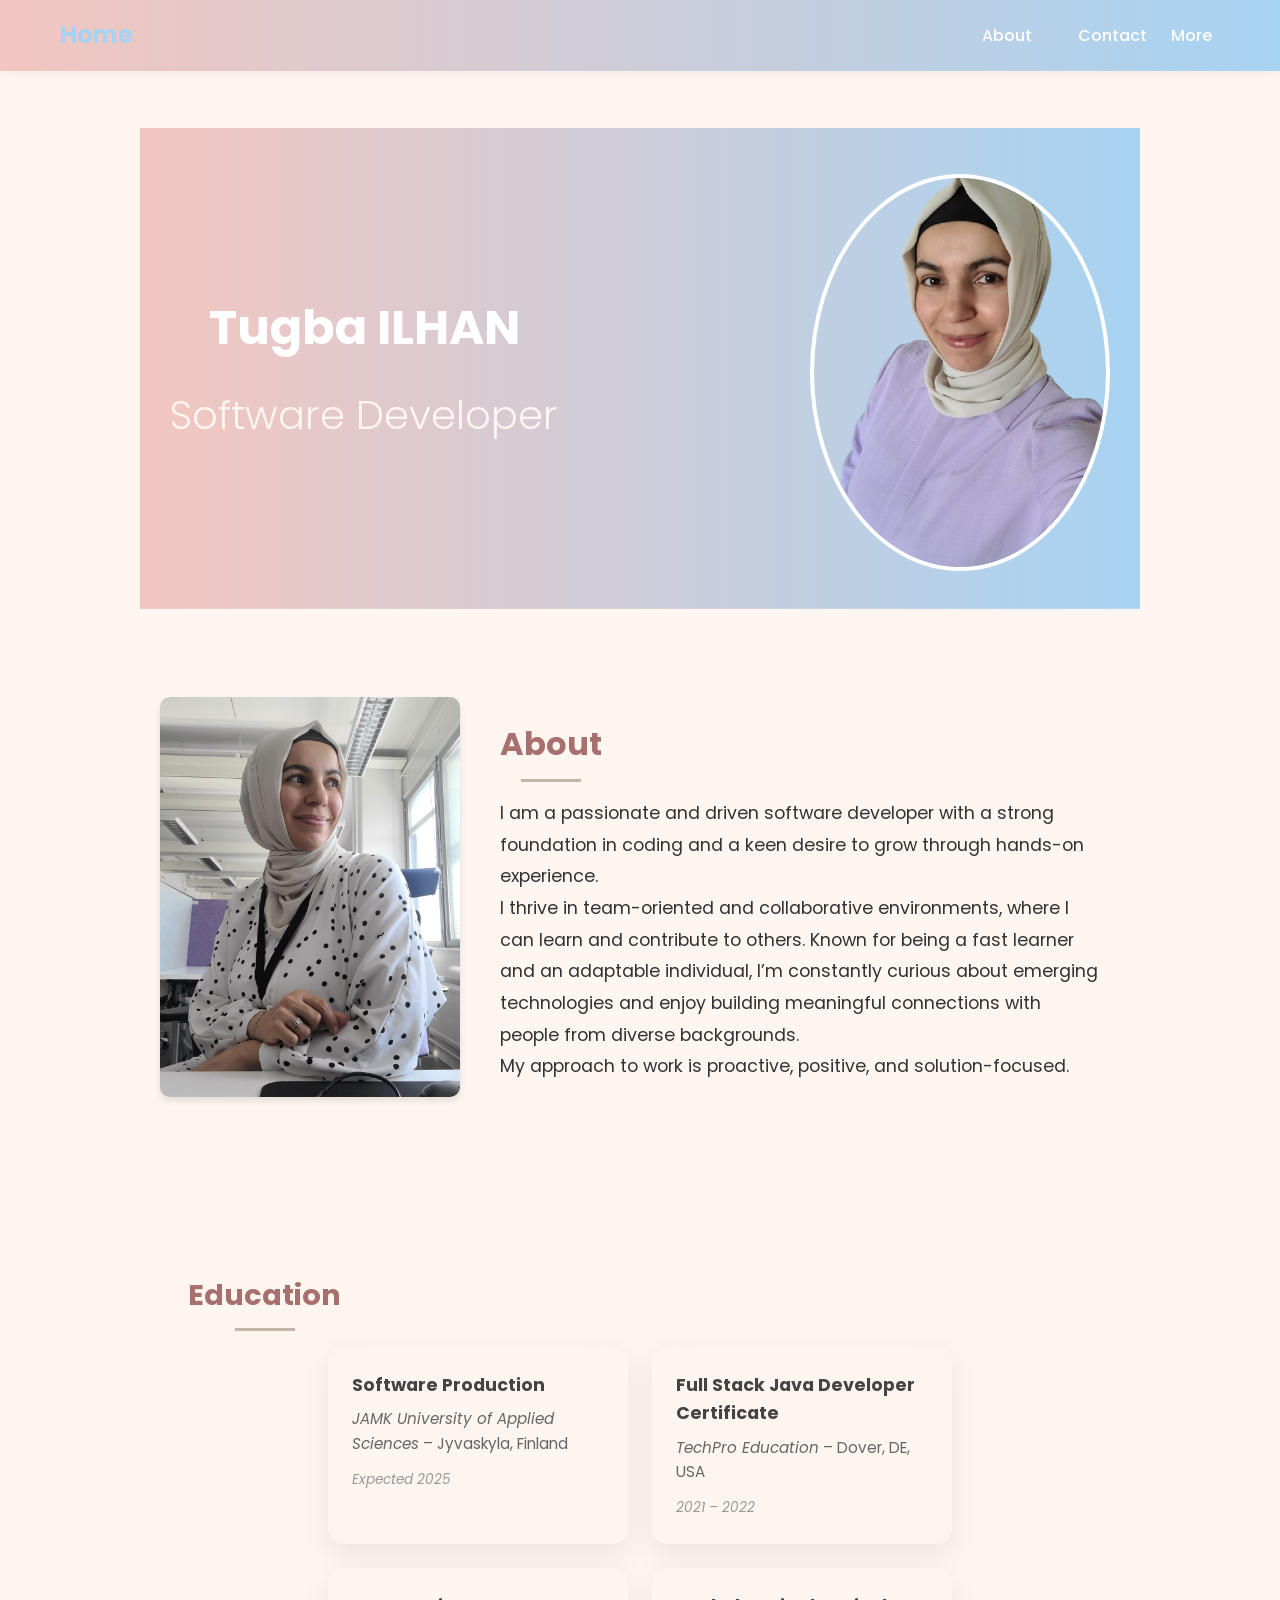
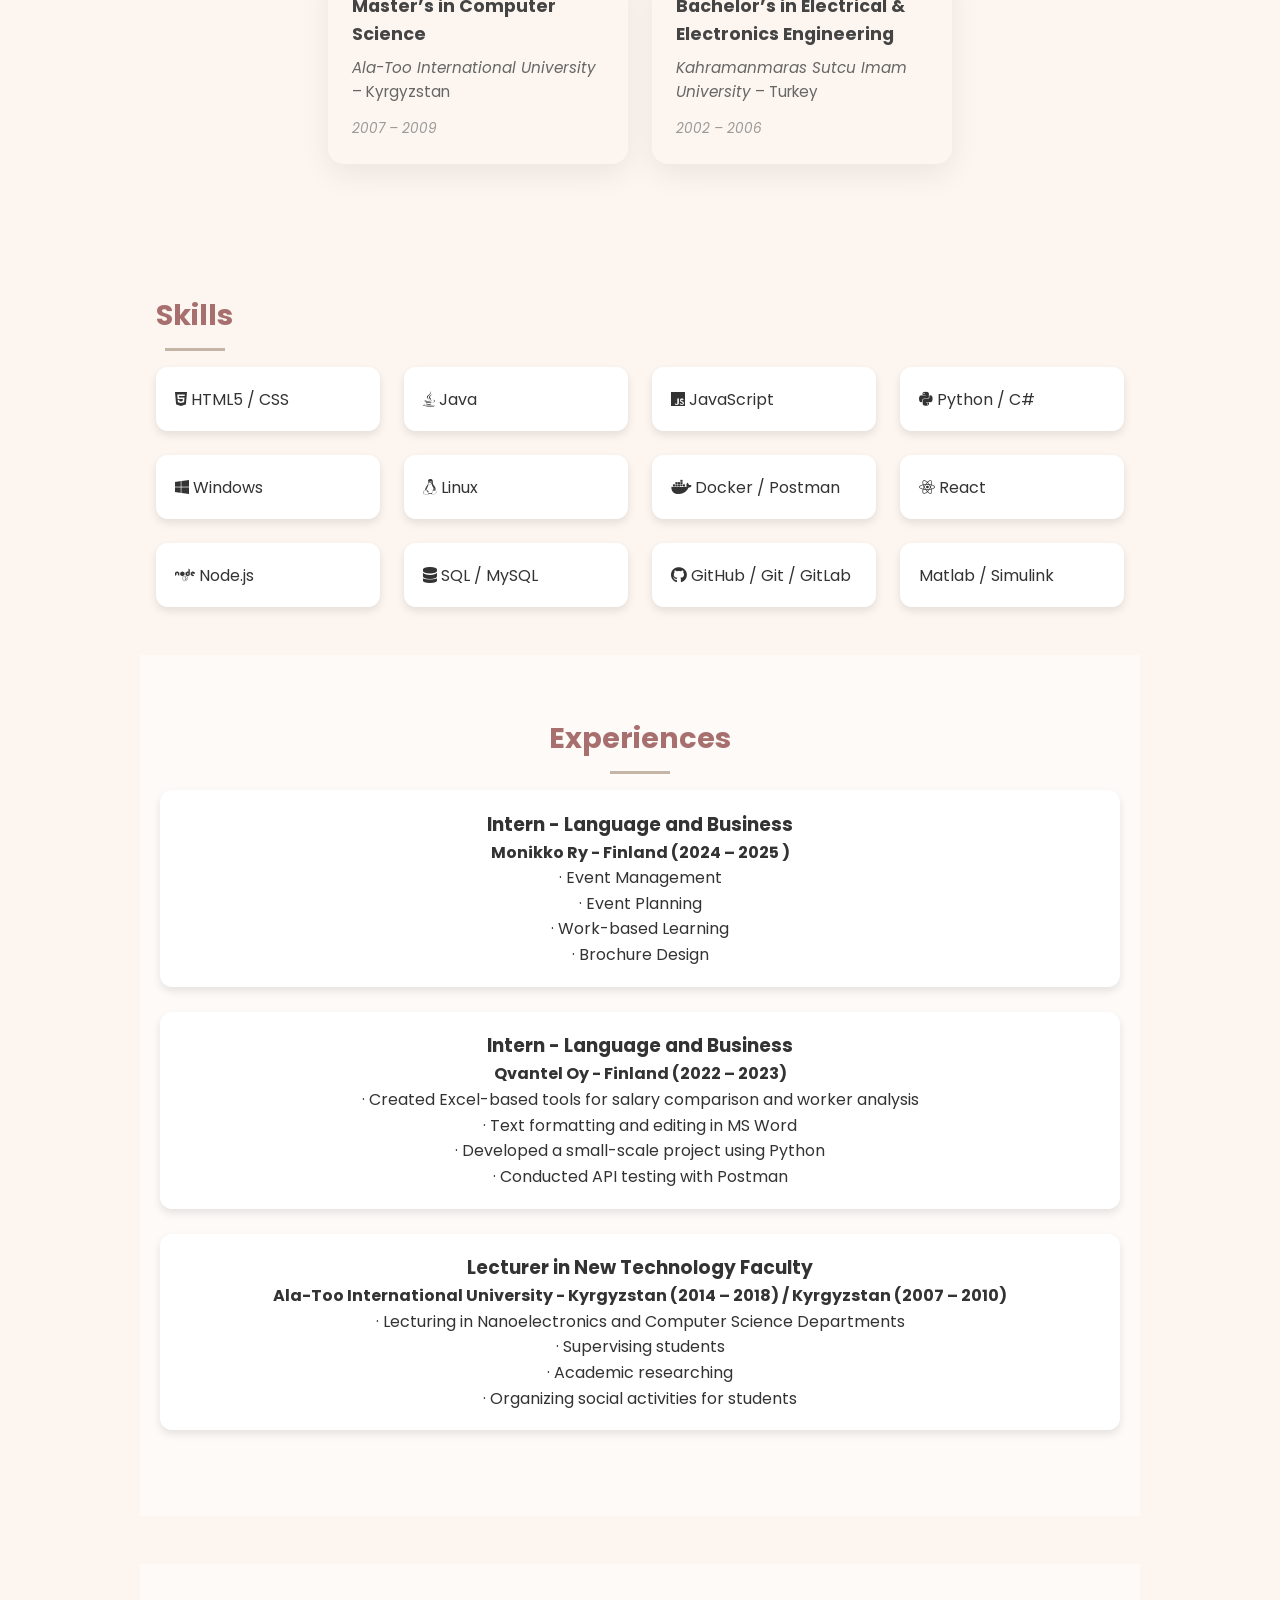
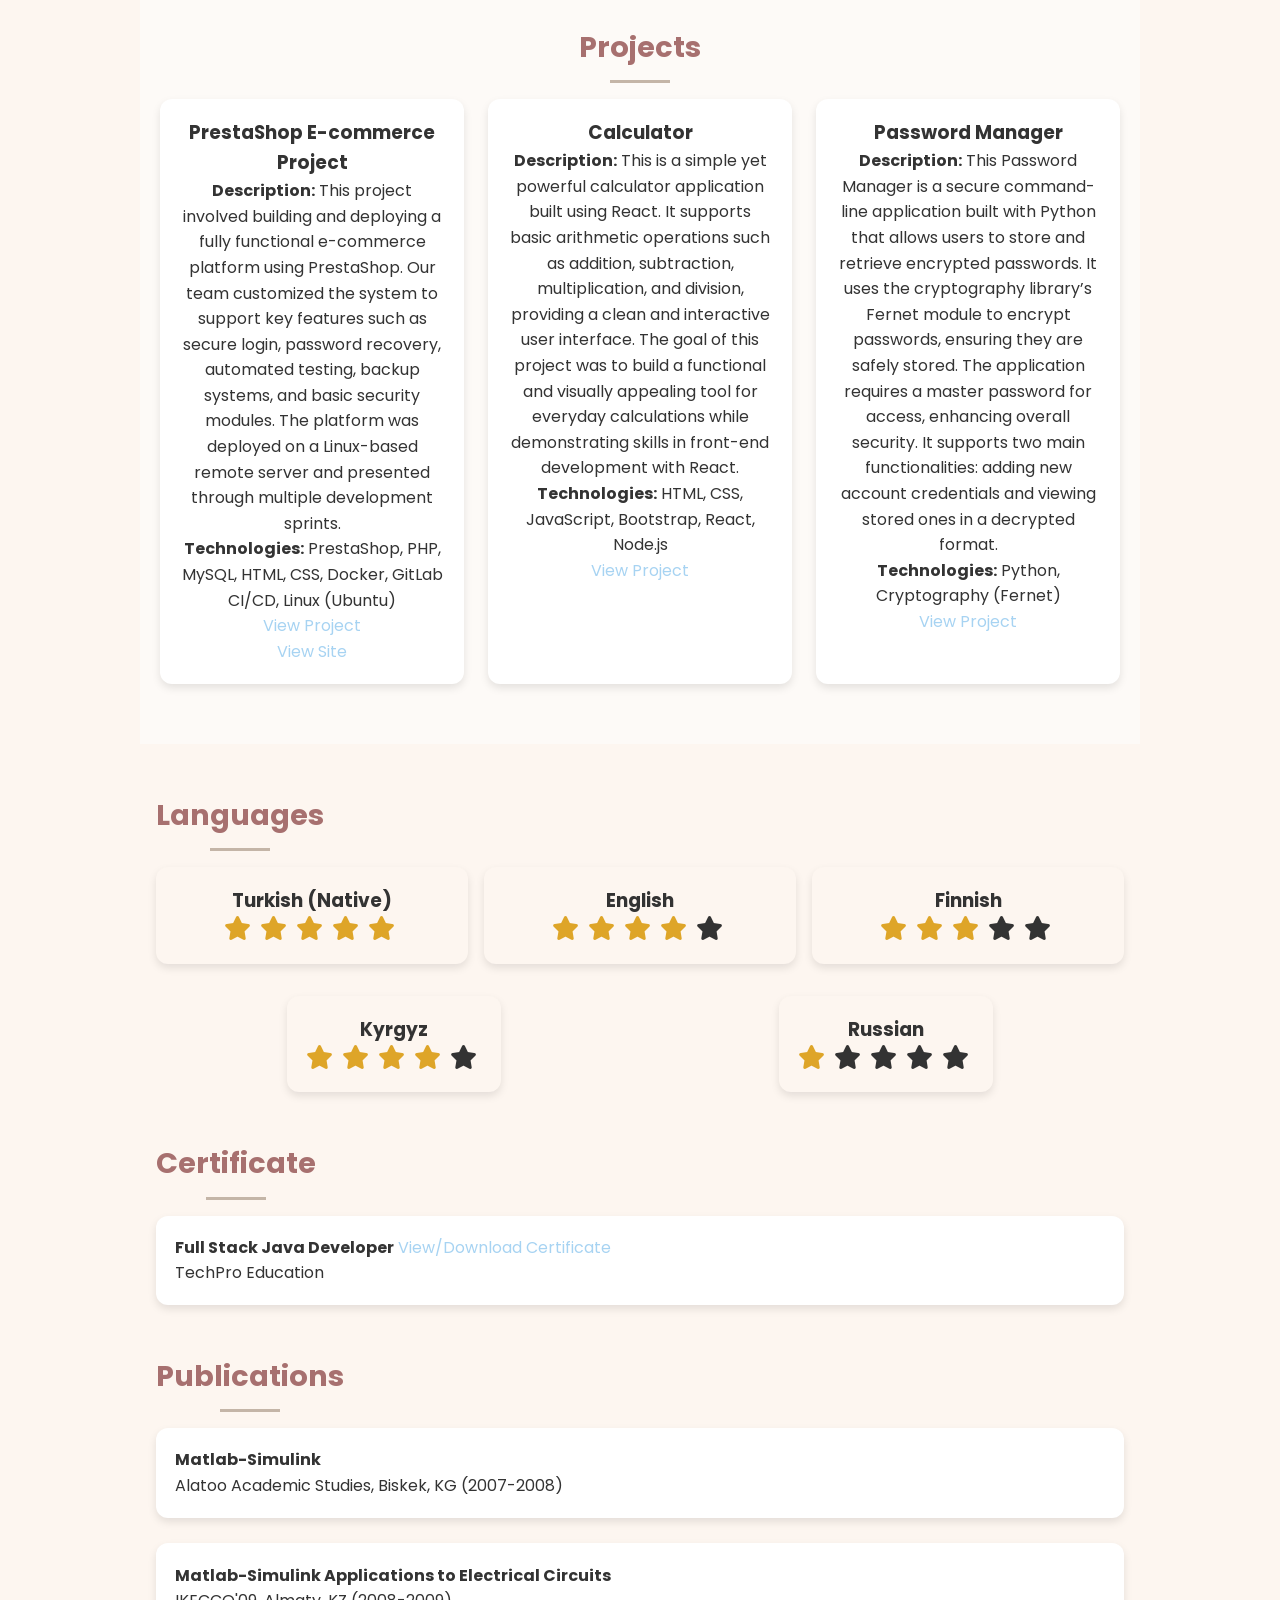
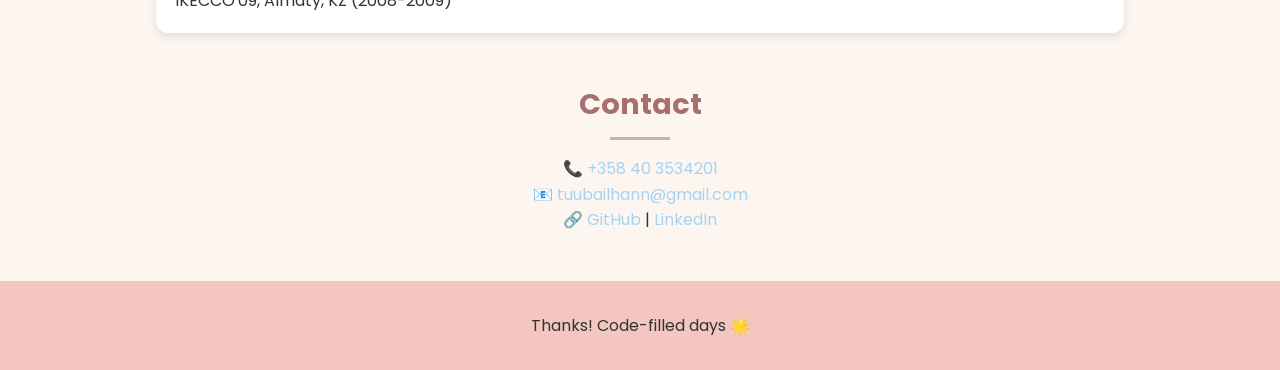
<file: index.html>
<!DOCTYPE html>
<html lang="en">
<head>
  <meta charset="UTF-8" />
  <meta name="description" content="Portfolio of Tugba İlhan, Full-Stack Software Developer" />
  <title>Tugba Ilhan | Software Developer Portfolio</title>
  <link href="https://fonts.googleapis.com/css2?family=Poppins:wght@300;500;700&display=swap" rel="stylesheet" />
  <link rel="stylesheet" href="https://cdnjs.cloudflare.com/ajax/libs/font-awesome/6.5.0/css/all.min.css">
  <link rel="stylesheet" href="style.css">
  <style>
    *{
    margin: 0;
    padding: 0;
    box-sizing: border-box;
    font-family: 'Poppins', sans-serif;
  }
  html {
    scroll-behavior: smooth;
  }
  </style>
</head>
<body>
    <header class="navbar">
        <div class="logo" ><a href="#home">Home</a></div>
        <nav class="nav-links">
          <a href="#about">About</a>
          <a href="#contact">Contact</a>
          <div class="dropdown">
            <button class="dropbtn">More</button>
            <div class="dropdown-content">
              <a href="#projects">Projects</a>
              <a href="#skills">Skills</a>
              <a href="#experience">Experiences</a>
              <a href="#educations">Educations</a>
              <a href="#languages">Languages</a>
              <a href="#certificates">Certificate</a>
              <a href="#publications">Publications</a>
            </div>
            </div>
        </nav>
      </header>

    <section class="hero" id="home"> 
        <div class="content"> 
    <h1>Tugba ILHAN</h1>
    <h2>Software Developer</h2>
</div>
<div class="hero-image">    
    <img src="images/img-7.png" alt="Profile picture of Tugba Ilhan" />
</div>
</section>

  <section id="about">
    <div class="image">
        <img src="images/img-6.jpeg" alt="About picture of Tugba Ilhan">
      </div>
    <div class="content">
      <h2 class="section-title">About</h2>
      <p>I am a passionate and driven software developer with a strong foundation in coding and a keen desire to grow through hands-on experience. </p>
      <p>I thrive in team-oriented and collaborative environments, where I can learn and contribute to others. Known for being a fast learner and an adaptable individual, I’m constantly curious about emerging technologies and enjoy building meaningful connections with people from diverse backgrounds.</p>
      <p>My approach to work is proactive, positive, and solution-focused.</p>
    </div>
    
  </section>

  <section id="educations" class="education-section">
    <div class="content">
      <h2 class="section-title">Education</h2>
      <div class="education-grid">
        
        <div class="education-card">
          <h3>Software Production</h3>
          <p><em>JAMK University of Applied Sciences</em> – Jyvaskyla, Finland</p>
          <span class="edu-date">Expected 2025</span>
        </div>
  
        <div class="education-card">
          <h3>Full Stack Java Developer Certificate</h3>
          <p><em>TechPro Education</em> – Dover, DE, USA</p>
          <span class="edu-date">2021 – 2022</span>
        </div>
  
        <div class="education-card">
          <h3>Master’s in Computer Science</h3>
          <p><em>Ala-Too International University</em> – Kyrgyzstan</p>
          <span class="edu-date">2007 – 2009</span>
        </div>
  
        <div class="education-card">
          <h3>Bachelor’s in Electrical & Electronics Engineering</h3>
          <p><em>Kahramanmaras Sutcu Imam University</em> – Turkey</p>
          <span class="edu-date">2002 – 2006</span>
        </div>
  
      </div>
    </div>
  </section>
  

  <section id="skills">
    <h2 class="section-title">Skills</h2>
    <div class="skills">
      <div class="card"><i class="fa-brands fa-html5"></i> HTML5 / CSS</div>
      <div class="card"><i class="fa-brands fa-java"></i> Java</div>
      <div class="card"><i class="fa-brands fa-js"></i> JavaScript </div>
      <div class="card"><i class="fa-brands fa-python"></i> Python / C#</div>
      <div class="card"><i class="fa-brands fa-windows"></i> Windows</div>
      <div class="card"><i class="fa-brands fa-linux"></i> Linux</div>
      <div class="card"><i class="fa-brands fa-docker"></i> Docker / Postman</div>
      <div class="card"><i class="fa-brands fa-react"></i> React</div>
      <div class="card"><i class="fa-brands fa-node"></i> Node.js</div>
      <div class="card"><i class="fa-solid fa-database"></i> SQL / MySQL</div>
      <div class="card"><i class="fa-brands fa-github"></i> GitHub / Git / GitLab</div>
      <div class="card"> Matlab / Simulink</div>
    </div>
  </section>

  <section id="experience">
    <h2 class="section-title">Experiences</h2>
    <div class="experience">
      <div class="card">
        <h3>Intern - Language and Business</h3>
        <strong>Monikko Ry -  Finland (2024 – 2025 )</strong>
        <p>· Event Management </p> <p>· Event Planning  </p><p>· Work-based Learning  </p><p>· Brochure Design </p>
      </div> <br>
      <div class="card">
        <h3>Intern - Language and Business</h3>
        <strong>Qvantel Oy  -  Finland (2022 – 2023)</strong>
        <p>· Created Excel-based tools for salary comparison and worker analysis </p> <p>· Text formatting and editing in MS Word   </p><p>· Developed a small-scale project using Python  </p><p>· Conducted API testing with Postman </p>
      </div> <br>
    </div>
    <div class="card">
        <h3>Lecturer in New Technology Faculty</h3>
        <strong>Ala-Too International University - Kyrgyzstan (2014 – 2018)  / Kyrgyzstan (2007 – 2010)</strong>
        <p>· Lecturing in Nanoelectronics and Computer Science Departments </p> <p>· Supervising students   </p><p>· Academic researching  </p><p>· Organizing social activities for students </p>
      </div> <br>
    </div>
  </section>

  <section id="projects">
    <h2 class="section-title">Projects</h2>
    <div class="projects">
    <div class="card">
        <h3>PrestaShop E-commerce Project</h3>
        <p><strong>Description:</strong> 
      This project involved building and deploying a fully functional e-commerce platform using PrestaShop. Our team customized the system to support key features such as secure login, password recovery, automated testing, backup systems, and basic security modules. The platform was deployed on a Linux-based remote server and presented through multiple development sprints.</p> 
      <p><strong>Technologies:</strong> PrestaShop, PHP, MySQL, HTML, CSS, Docker, GitLab CI/CD, Linux (Ubuntu)</p>
      <a href="https://github.com/TugbaIlhan/Prestashop.git" target="_blank" class="btn">View Project</a><br>
      <a href="https://vm4726.kaj.pouta.csc.fi/" target="_blank" class="btn">View Site</a>
      </div>
      <div class="card">
        <h3>Calculator</h3>
        <p><strong>Description:</strong> 
      This is a simple yet powerful calculator application built using React. It supports basic arithmetic operations such as addition, subtraction, multiplication, and division, providing a clean and interactive user interface. 
      The goal of this project was to build a functional and visually appealing tool for everyday calculations while demonstrating skills in front-end development with React.</p> 
      <p><strong>Technologies:</strong> HTML, CSS, JavaScript, Bootstrap, React, Node.js</p>
      <a href="https://github.com/TugbaIlhan/calculator.git" target="_blank" class="btn">View Project</a>
    </div>
    <div class="card">
        <h3>Password Manager</h3>
        <p><strong>Description:</strong> 
            This Password Manager is a secure command-line application built with Python that allows users to store and retrieve encrypted passwords. It uses the cryptography library’s Fernet module to encrypt passwords, ensuring they are safely stored. The application requires a master password for access, enhancing overall security. It supports two main functionalities: adding new account credentials and viewing stored ones in a decrypted format.</p> 
      <p><strong>Technologies:</strong> Python, Cryptography (Fernet) </p>
      <a href="https://github.com/TugbaIlhan/Password_manager.git" target="_blank" class="btn">View Project</a>
    </div>
  </section>
  <section id="languages">
    <h2 class="section-title">Languages</h2>

    <div class="lang-grid three-col">
    <div class="language-item">
    <h3>Turkish (Native)</h3>
    <span class="fa fa-star checked"></span>
    <span class="fa fa-star checked"></span>
    <span class="fa fa-star checked"></span>
    <span class="fa fa-star checked"></span>
    <span class="fa fa-star checked"></span>
</div>
<div class="language-item">
    <h3>English</h3>
    <span class="fa fa-star checked"></span>
    <span class="fa fa-star checked"></span>
    <span class="fa fa-star checked"></span>
    <span class="fa fa-star checked"></span>
    <span class="fa fa-star"></span>
</div>
<div class="language-item">
    <h3>Finnish</h3>
    <span class="fa fa-star checked"></span>
    <span class="fa fa-star checked"></span>
    <span class="fa fa-star checked"></span>
    <span class="fa fa-star"></span>
    <span class="fa fa-star"></span>
</div>
</div>
<div class="lang-grid two-col">
<div class="language-item">
    <h3>Kyrgyz</h3>
    <span class="fa fa-star checked"></span>
    <span class="fa fa-star checked"></span>
    <span class="fa fa-star checked"></span>
    <span class="fa fa-star checked"></span>
    <span class="fa fa-star"></span>
</div> <div class="language-item">
    <h3>Russian</h3>
    <span class="fa fa-star checked"></span>
    <span class="fa fa-star"></span>
    <span class="fa fa-star"></span>
    <span class="fa fa-star"></span>
    <span class="fa fa-star"></span>
</div>
</div>

  </section>
  <section id="certificates">
    <div class="content">
      <h2 class="section-title">Certificate</h2>
    <div class="card">
        <strong>Full Stack Java Developer</strong>
        <a href="images/Tugba Ilhan -Certificate.pdf" target="_blank" class="btn">  View/Download Certificate </a>
        <p>TechPro Education</p>
    </div>
    </div>
    

  </section>
  <section id="publications">
    <div class="content">
      <h2 class="section-title">Publications</h2>
      <div class="card">
        <strong>Matlab-Simulink</strong>
        <p>Alatoo Academic Studies, Biskek, KG (2007-2008)</p>
    </div>
    <br>
    <div class="card">
        <strong>Matlab-Simulink Applications to Electrical Circuits</strong>
        <p>IKECCO'09, Almaty, KZ (2008-2009)</p>
    </div>
    </div>
    

  </section>

  <section id="contact" class="contact">
    <h2 class="section-title">Contact</h2>
    <p>📞 <a href="tel:+358 353 40 3534201">+358 40 3534201</a></p>
    <p>📧 <a href="mailto:tuubailhann@gmail.com">tuubailhann@gmail.com</a></p>
    <p>🔗 <a href="https://github.com/TugbaIlhan" target="_blank">GitHub</a> | <a href="http://linkedin.com/in/tugba-ilhan" target="_blank">LinkedIn</a></p>
  </section>

  <footer>
    <p>Thanks! Code-filled days 🌟</p>
  </footer>
</body>
</html>
</file>
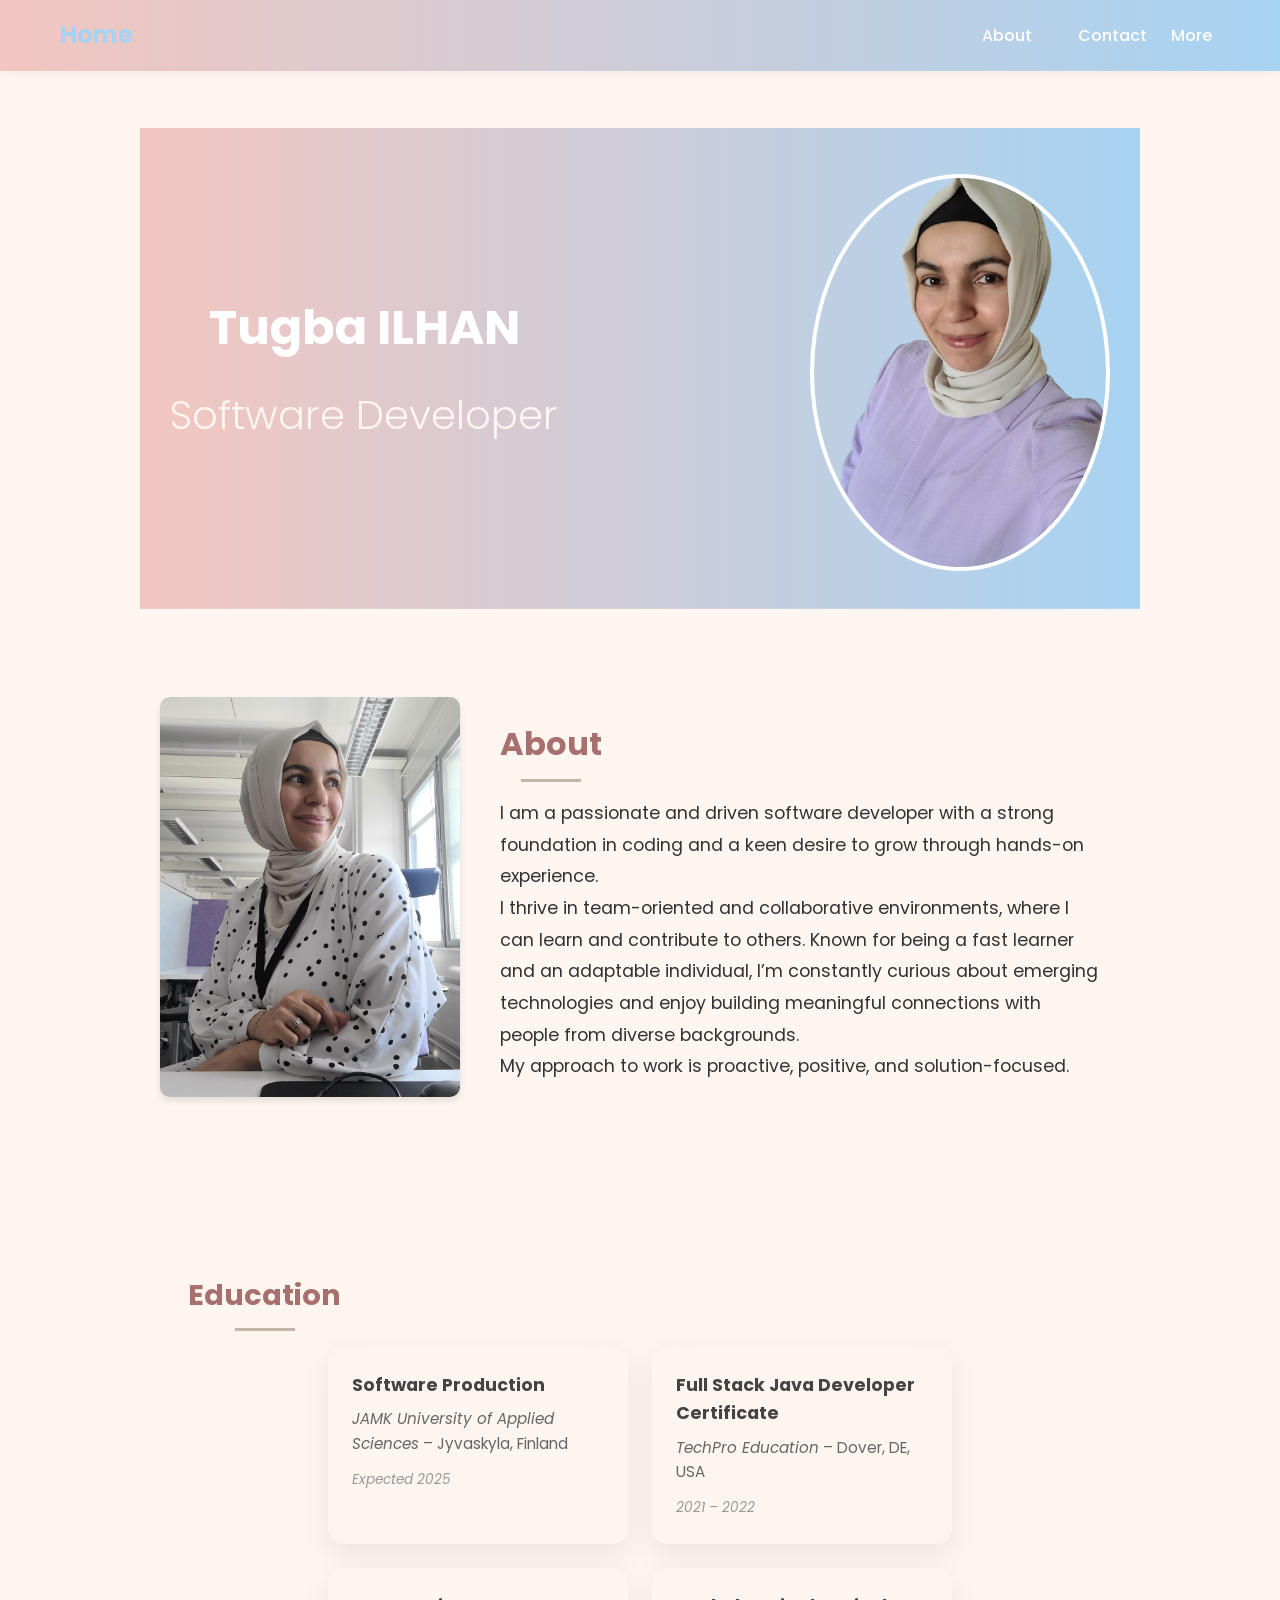
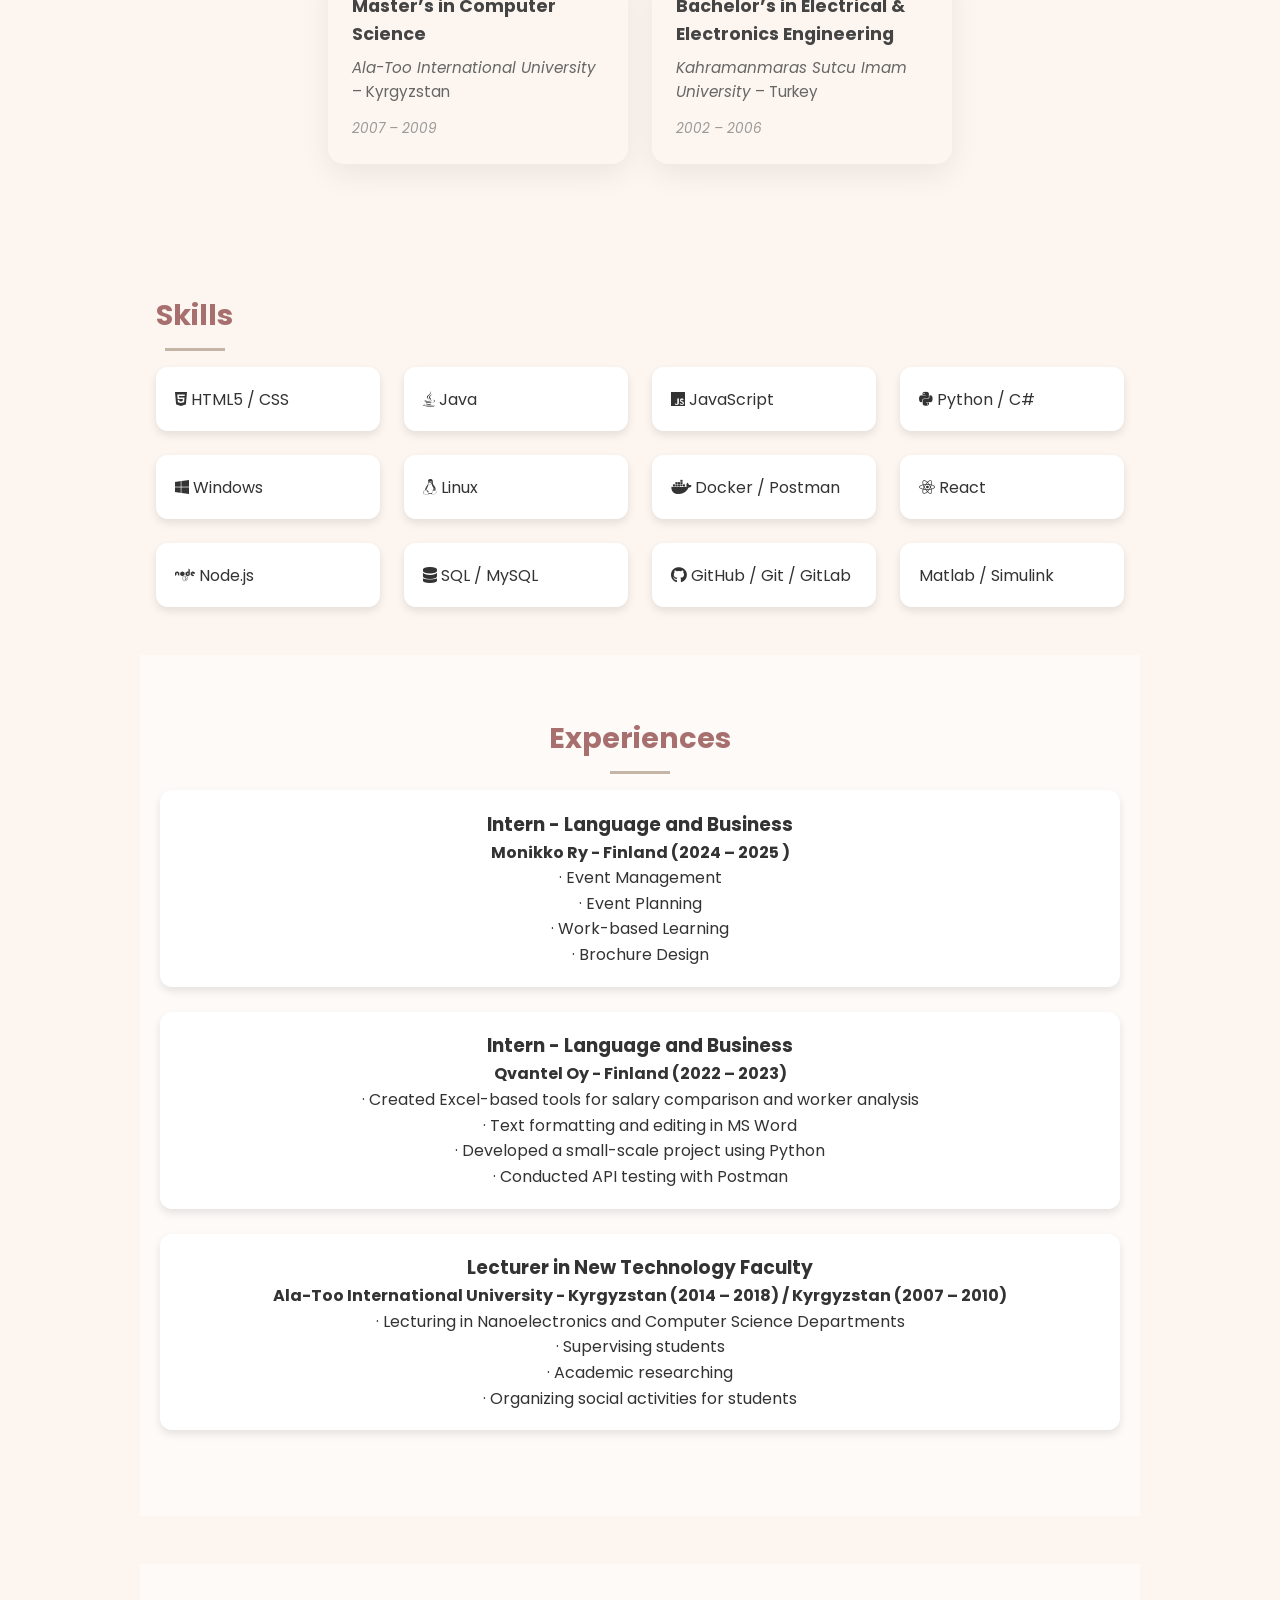
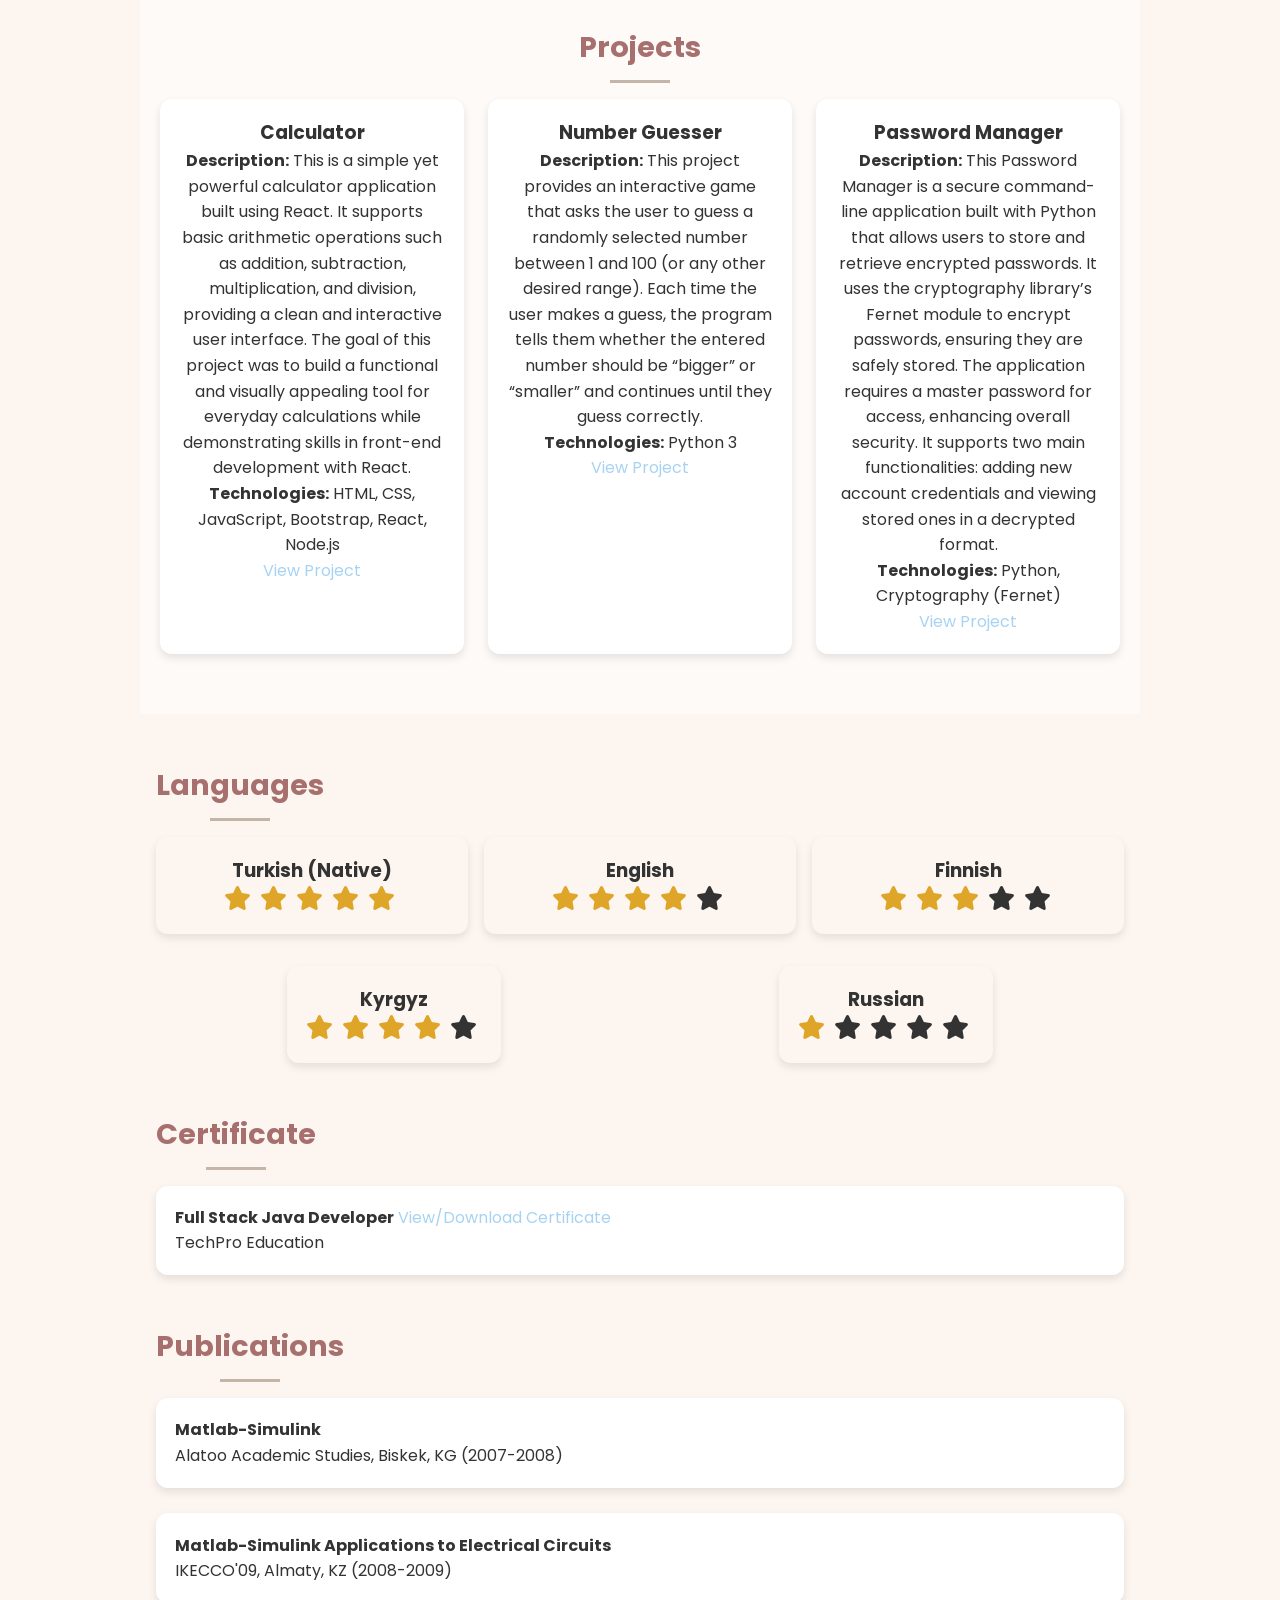
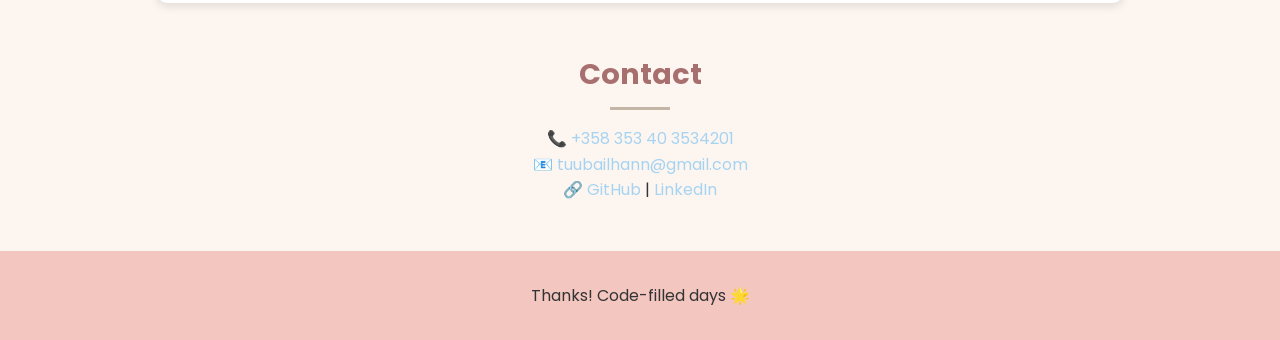
<file: portfolio_dev.html>
<!DOCTYPE html>
<html lang="en">
<head>
  <meta charset="UTF-8" />
  <meta name="description" content="Portfolio of Tugba İlhan, Full-Stack Software Developer" />
  <title>Tugba Ilhan | Software Developer Portfolio</title>
  <link href="https://fonts.googleapis.com/css2?family=Poppins:wght@300;500;700&display=swap" rel="stylesheet" />
  <link rel="stylesheet" href="https://cdnjs.cloudflare.com/ajax/libs/font-awesome/6.5.0/css/all.min.css">
  <link rel="stylesheet" href="style.css">
  <style>
    *{
    margin: 0;
    padding: 0;
    box-sizing: border-box;
    font-family: 'Poppins', sans-serif;
  }
  html {
    scroll-behavior: smooth;
  }
  </style>
</head>
<body>
    <header class="navbar">
        <div class="logo" ><a href="#home">Home</a></div>
        <nav class="nav-links">
          <a href="#about">About</a>
          <a href="#contact">Contact</a>
          <div class="dropdown">
            <button class="dropbtn">More</button>
            <div class="dropdown-content">
              <a href="#projects">Projects</a>
              <a href="#skills">Skills</a>
              <a href="#experience">Experiences</a>
              <a href="#educations">Educations</a>
              <a href="#languages">Languages</a>
              <a href="#certificates">Certificate</a>
              <a href="#publications">Publications</a>
            </div>
            </div>
        </nav>
      </header>

    <section class="hero" id="home"> 
        <div class="content"> 
    <h1>Tugba ILHAN</h1>
    <h2>Software Developer</h2>
</div>
<div class="hero-image">    
    <img src="images/img-7.png" alt="Profile picture of Tugba Ilhan" />
</div>
</section>

  <section id="about">
    <div class="image">
        <img src="images/img-6.jpeg" alt="About picture of Tugba Ilhan">
      </div>
    <div class="content">
      <h2 class="section-title">About</h2>
      <p>I am a passionate and driven software developer with a strong foundation in coding and a keen desire to grow through hands-on experience. </p>
      <p>I thrive in team-oriented and collaborative environments, where I can learn and contribute to others. Known for being a fast learner and an adaptable individual, I’m constantly curious about emerging technologies and enjoy building meaningful connections with people from diverse backgrounds.</p>
      <p>My approach to work is proactive, positive, and solution-focused.</p>
    </div>
    
  </section>

  <section id="educations" class="education-section">
    <div class="content">
      <h2 class="section-title">Education</h2>
      <div class="education-grid">
        
        <div class="education-card">
          <h3>Software Production</h3>
          <p><em>JAMK University of Applied Sciences</em> – Jyvaskyla, Finland</p>
          <span class="edu-date">Expected 2025</span>
        </div>
  
        <div class="education-card">
          <h3>Full Stack Java Developer Certificate</h3>
          <p><em>TechPro Education</em> – Dover, DE, USA</p>
          <span class="edu-date">2021 – 2022</span>
        </div>
  
        <div class="education-card">
          <h3>Master’s in Computer Science</h3>
          <p><em>Ala-Too International University</em> – Kyrgyzstan</p>
          <span class="edu-date">2007 – 2009</span>
        </div>
  
        <div class="education-card">
          <h3>Bachelor’s in Electrical & Electronics Engineering</h3>
          <p><em>Kahramanmaras Sutcu Imam University</em> – Turkey</p>
          <span class="edu-date">2002 – 2006</span>
        </div>
  
      </div>
    </div>
  </section>
  

  <section id="skills">
    <h2 class="section-title">Skills</h2>
    <div class="skills">
      <div class="card"><i class="fa-brands fa-html5"></i> HTML5 / CSS</div>
      <div class="card"><i class="fa-brands fa-java"></i> Java</div>
      <div class="card"><i class="fa-brands fa-js"></i> JavaScript </div>
      <div class="card"><i class="fa-brands fa-python"></i> Python / C#</div>
      <div class="card"><i class="fa-brands fa-windows"></i> Windows</div>
      <div class="card"><i class="fa-brands fa-linux"></i> Linux</div>
      <div class="card"><i class="fa-brands fa-docker"></i> Docker / Postman</div>
      <div class="card"><i class="fa-brands fa-react"></i> React</div>
      <div class="card"><i class="fa-brands fa-node"></i> Node.js</div>
      <div class="card"><i class="fa-solid fa-database"></i> SQL / MySQL</div>
      <div class="card"><i class="fa-brands fa-github"></i> GitHub / Git / GitLab</div>
      <div class="card"> Matlab / Simulink</div>
    </div>
  </section>

  <section id="experience">
    <h2 class="section-title">Experiences</h2>
    <div class="experience">
      <div class="card">
        <h3>Intern - Language and Business</h3>
        <strong>Monikko Ry -  Finland (2024 – 2025 )</strong>
        <p>· Event Management </p> <p>· Event Planning  </p><p>· Work-based Learning  </p><p>· Brochure Design </p>
      </div> <br>
      <div class="card">
        <h3>Intern - Language and Business</h3>
        <strong>Qvantel Oy  -  Finland (2022 – 2023)</strong>
        <p>· Created Excel-based tools for salary comparison and worker analysis </p> <p>· Text formatting and editing in MS Word   </p><p>· Developed a small-scale project using Python  </p><p>· Conducted API testing with Postman </p>
      </div> <br>
    </div>
    <div class="card">
        <h3>Lecturer in New Technology Faculty</h3>
        <strong>Ala-Too International University - Kyrgyzstan (2014 – 2018)  / Kyrgyzstan (2007 – 2010)</strong>
        <p>· Lecturing in Nanoelectronics and Computer Science Departments </p> <p>· Supervising students   </p><p>· Academic researching  </p><p>· Organizing social activities for students </p>
      </div> <br>
    </div>
  </section>

  <section id="projects">
    <h2 class="section-title">Projects</h2>
    <div class="projects">
      <div class="card">
        <h3>Calculator</h3>
        <p><strong>Description:</strong> 
      This is a simple yet powerful calculator application built using React. It supports basic arithmetic operations such as addition, subtraction, multiplication, and division, providing a clean and interactive user interface. 
      The goal of this project was to build a functional and visually appealing tool for everyday calculations while demonstrating skills in front-end development with React.</p> 
      <p><strong>Technologies:</strong> HTML, CSS, JavaScript, Bootstrap, React, Node.js</p>
      <a href="https://github.com/TugbaIlhan/calculator.git" target="_blank" class="btn">View Project</a>
    </div>
    <div class="card">
        <h3>Number Guesser</h3>
        <p><strong>Description:</strong> 
            This project provides an interactive game that asks the user to guess a randomly selected number between 1 and 100 (or any other desired range). 
            Each time the user makes a guess, the program tells them whether the entered number should be “bigger” or “smaller” and continues until they guess correctly.</p> 
      <p><strong>Technologies:</strong> Python 3 </p>
      <a href="https://github.com/TugbaIlhan/number_guesser.git" target="_blank" class="btn">View Project</a>
    </div>
    <div class="card">
        <h3>Password Manager</h3>
        <p><strong>Description:</strong> 
            This Password Manager is a secure command-line application built with Python that allows users to store and retrieve encrypted passwords. It uses the cryptography library’s Fernet module to encrypt passwords, ensuring they are safely stored. The application requires a master password for access, enhancing overall security. It supports two main functionalities: adding new account credentials and viewing stored ones in a decrypted format.</p> 
      <p><strong>Technologies:</strong> Python, Cryptography (Fernet) </p>
      <a href="https://github.com/TugbaIlhan/Password_manager.git" target="_blank" class="btn">View Project</a>
    </div>
  </section>
  <section id="languages">
    <h2 class="section-title">Languages</h2>

    <div class="lang-grid three-col">
    <div class="language-item">
    <h3>Turkish (Native)</h3>
    <span class="fa fa-star checked"></span>
    <span class="fa fa-star checked"></span>
    <span class="fa fa-star checked"></span>
    <span class="fa fa-star checked"></span>
    <span class="fa fa-star checked"></span>
</div>
<div class="language-item">
    <h3>English</h3>
    <span class="fa fa-star checked"></span>
    <span class="fa fa-star checked"></span>
    <span class="fa fa-star checked"></span>
    <span class="fa fa-star checked"></span>
    <span class="fa fa-star"></span>
</div>
<div class="language-item">
    <h3>Finnish</h3>
    <span class="fa fa-star checked"></span>
    <span class="fa fa-star checked"></span>
    <span class="fa fa-star checked"></span>
    <span class="fa fa-star"></span>
    <span class="fa fa-star"></span>
</div>
</div>
<div class="lang-grid two-col">
<div class="language-item">
    <h3>Kyrgyz</h3>
    <span class="fa fa-star checked"></span>
    <span class="fa fa-star checked"></span>
    <span class="fa fa-star checked"></span>
    <span class="fa fa-star checked"></span>
    <span class="fa fa-star"></span>
</div> <div class="language-item">
    <h3>Russian</h3>
    <span class="fa fa-star checked"></span>
    <span class="fa fa-star"></span>
    <span class="fa fa-star"></span>
    <span class="fa fa-star"></span>
    <span class="fa fa-star"></span>
</div>
</div>

  </section>
  <section id="certificates">
    <div class="content">
      <h2 class="section-title">Certificate</h2>
    <div class="card">
        <strong>Full Stack Java Developer</strong>
        <a href="images/Tugba Ilhan -Certificate.pdf" target="_blank" class="btn">  View/Download Certificate </a>
        <p>TechPro Education</p>
    </div>
    </div>
    

  </section>
  <section id="publications">
    <div class="content">
      <h2 class="section-title">Publications</h2>
      <div class="card">
        <strong>Matlab-Simulink</strong>
        <p>Alatoo Academic Studies, Biskek, KG (2007-2008)</p>
    </div>
    <br>
    <div class="card">
        <strong>Matlab-Simulink Applications to Electrical Circuits</strong>
        <p>IKECCO'09, Almaty, KZ (2008-2009)</p>
    </div>
    </div>
    

  </section>

  <section id="contact" class="contact">
    <h2 class="section-title">Contact</h2>
    <p>📞 <a href="tel:+358 353 40 3534201">+358 353 40 3534201</a></p>
    <p>📧 <a href="mailto:tuubailhann@gmail.com">tuubailhann@gmail.com</a></p>
    <p>🔗 <a href="https://github.com/TugbaIlhan" target="_blank">GitHub</a> | <a href="http://linkedin.com/in/tugba-ilhan-she-her-16a57622b" target="_blank">LinkedIn</a></p>
  </section>

  <footer>
    <p>Thanks! Code-filled days 🌟</p>
  </footer>
</body>
</html>
</file>
<file: style.css>
body {
    background: #fdf6f0;
    color: #333;
    line-height: 1.6;
    padding-top: 80px;
  }

  header {
    background: linear-gradient(to right, #f3c6c0, #a7d3f2);
    text-align: center;
    padding: 4rem 1rem;
  }

  header h1 {
    font-size: 2.5rem;
    margin-bottom: 1rem;
  }

  header p {
    font-size: 1.2rem;
    color: #444;
  }
.navbar {
display: flex;
justify-content: space-between;
align-items: center;
padding: 15px 60px;
background-color: #fdfdfd;
box-shadow: 0 2px 10px rgba(0, 0, 0, 0.05);
position: fixed;
top: 0;
width: 100%;
z-index: 999;
font-family: 'Segoe UI', sans-serif;
}

.logo {
font-size: 1.5rem;
font-weight: bold;
color: #2c3e50;
}
.nav-links {
display: flex;
align-items: center;
gap: 1rem; 

}
.nav-links a {
margin-left: 30px;
text-decoration: none;
color: #2c3e50;
font-weight: 500;
transition: 0.3s ease;
color: #fff; 
}
.nav-links a.active { 
    border-bottom: 2px solid #0077ff;
  }
.dropdown {
position: relative;
}
.dropbtn {
background: none;
border: none;
font-size: 1rem;
cursor: pointer;
padding: 0.5rem;
color: #fff; 
font-weight: 500; 
}

.dropdown-content {
display: none;
position: absolute;
top: 100%;
left: 0;
background-color: #fff;
min-width: 200px; /* genişliği biraz artırdık */
max-width: 300px; /* maksimum genişlik belirledik */
box-shadow: 0 4px 8px rgba(0, 0, 0, 0.15);
z-index: 10;
text-align: left;
border-radius: 8px;
overflow: auto; /* içerik taşarsa scroll yapılabilir */
padding: 0.5rem 0;
white-space: nowrap; /* metni tek satırda göster */
}


.dropdown-content a {
display: block;
padding: 0.6rem 1rem;
color: #333;
text-decoration: none;
transition: background 0.2s ease;
}

.dropdown-content a:hover {
background-color: #f0f0f0;
}

.dropdown:hover .dropdown-content {
display: block;
}
.nav-links a:hover {
color: #0077ff;
}

/* Navbar altında kalan içerikler üst üste binmesin diye padding veriyoruz */
body {
padding-top: 80px;
}

/* Responsive yapı */
@media (max-width: 768px) {
.navbar {
  flex-direction: column;
  align-items: flex-start;
  padding: 10px 20px;
}

.nav-links {
  margin-top: 10px;
}

.nav-links a {
  display: block;
  margin: 5px 0;
}
}
.hero {
background: linear-gradient(to right, #f3c6c0, #a7d3f2);
text-align: center;
overflow: hidden;
display: flex;
justify-content: space-between;
align-items: center;
min-height: 40vh; /* Ekranın %60'ını kapsayacak şekilde ayarlandı */
background-size: cover;
background-position: center center;
color: white;
text-align: center;
position: relative;
padding: 30px; /* Her iki tarafta boşluk */
flex-wrap: wrap; /* İçerik taşarsa alt satıra geçsin */
gap: 20px; /* İçerikler arasında boşluk */ 
}

.hero .content {
max-width: 600px; /* İçerik kısmını sınırladık */
z-index: 2; /* İçeriğin önde olması için */
}

.hero h1 {
font-size: 3rem;
margin-bottom: 1rem;
color: #fff; 
}

.hero h2 {
font-size: 2.5rem;
font-weight: 300;
color: #fdf6f0;
}

.hero-image img {
width: 300px;
border-radius: 50%; 
object-fit: cover; 
border: 4px solid #fff; 
margin-top: 1rem; /* Resmin biraz üstten kayması için */
justify-content: space-between; /* İçerik ve resim arasında boşluk bırakır */
align-items: center; /* İçerik ve resim arasında boşluk bırakır */
flex: 0 0 auto; /* Resmin boyutunu sabit tutar */
z-index: 1; /* Resmin arka planda kalması için */
}

@media (max-width: 768px) {
.hero {
  flex-direction: column;
  height: auto;
  padding: 50px 0; /* Üst ve alt boşluk artırıldı */
  text-align: center;
}

.hero-image img {
  width: 180px;
  margin: 1.5rem 0 0; /* Üstten boşluk artırıldı */
}
}
.education-section {
padding: 5rem 3rem;
color: #0f0e0e; /* Arka plan koyu olduğundan yazılar için beyaz daha iyi görünür */
background-image: url("images/img-5.jpg"); /* fallback image */
background-size: cover;
background-position: center;
background-attachment: fixed;
position: relative;
overflow: hidden; /* dışarı taşan bulanıklık varsa gizle */
}
.section-title {
font-size: 2.5rem;
margin-bottom: 40px;
position: relative;
display: inline-block;
}

.education-section::before {
content: "";
position: absolute;
top: 0; left: 0;
width: 100%;
height: 100%;
/* background-image: url("images/img-5.jpg"); */
background-size: cover;
background-position: center;
filter: blur(1px) brightness(0.6); /* DÜZELTİLDİ */
z-index: 0;
}
.section-title::after {
content: "";
display: block;
width: 60px;
height: 3px;
background-color: #c4b5a7;
margin: 10px auto 0;
}
.education-grid {
display: flex;
flex-wrap: wrap;
justify-content: center;
gap: 24px;
}

.education-card {
background-color:  #fdf6f0;
border-radius: 16px;
box-shadow: 0 10px 30px rgba(0, 0, 0, 0.07);
padding: 24px;
width: 300px;
text-align: left;
transition: transform 0.3s ease, box-shadow 0.3s ease;
}

.education-card:hover {
transform: translateY(-5px);
box-shadow: 0 12px 40px rgba(0, 0, 0, 0.1);
}

.education-card h3 {
font-size: 1.1rem;
color: #444;
margin-bottom: 8px;
}

.education-card p {
font-size: 0.95rem;
color: #666;
margin-bottom: 10px;
}

.edu-date {
font-size: 0.85rem;
color: #999;
font-style: italic;
}
#experience {
background-color: #fdfaf7; /* Krem tonu */
padding: 60px 20px;
text-align: center;
}
#projects {
background-color: #fdfaf7; /* Krem tonu */
padding: 60px 20px;
text-align: center;
}
#about {
max-width: 1000px;
margin: 3rem auto;
gap: 40px; /* Resim ve yazı arasındaki mesafe */
padding: 40px 20px;
display: flex;
justify-content: center;
align-items: center;
flex-wrap: wrap; /* İçeriğin taşmasını engeller ve daha esnek hale getirir */
}

#about .content {
flex: 1;
padding-right: 20px;
}

#about .image {
flex: 0.5;
}

#about img {
width: 100%;
height: auto;
border-radius: 10px; /* Resmi yuvarlak kenarlı yapabiliriz */
box-shadow: 0 4px 6px rgba(0, 0, 0, 0.1);
}

#about h2 {
color: #a7706f;
margin-bottom: 1rem;
font-size: 2rem;
}

#about p {
font-size: 1.1rem;
line-height: 1.8;
color: #333;
}

section {
    max-width: 1000px;
    margin: 3rem auto;
    padding: 0 1rem;
  }

.section-title {
    font-size: 1.8rem;
    margin-bottom: 1rem;
    color: #a7706f;
  }

.skills, .projects {
    display: grid;
    grid-template-columns: repeat(auto-fit, minmax(200px, 1fr));
    gap: 1.5rem;
  }
.section {
opacity: 0;
transition: opacity 1s ease-in-out;
}

.section-visible {
opacity: 1;
}


.card {
    background: #fff;
    border-radius: 12px;
    box-shadow: 0 4px 8px rgba(0,0,0,0.1);
    padding: 1.2rem;
    transition: transform 0.3s ease;
  }

.card:hover {
    transform: translateY(-5px);
  }

.contact {
    text-align: center;
    margin-top: 2rem;
  }

footer {
    text-align: center;
    padding: 2rem;
    background: #f3c6c0;
    color: #333;
  }

a {
    color: #a7d3f2;
    text-decoration: none;
  }
.checked {
color: rgb(222, 165, 40);
}
.fa-star {
    font-size: 1.5rem;
    margin-right: 5px;
  }
.fa-star.checked {
    color: rgb(222, 165, 40);
  }
@media (max-width: 768px) {
    .skills, .projects {
      grid-template-columns: 1fr; /* Tek sütun yapıyoruz */
    }
  } 
  /* Ortak: grid aralığı */
.lang-grid {
display: grid;
gap: 1rem;
margin-bottom: 2rem;
}

/* Üst satır: üç sütun */
.three-col {
grid-template-columns: repeat(3, 1fr);
}

/* Alt satır: iki dar sütun, ortalanmış */
.two-col {
grid-template-columns: repeat(2, 1fr);
justify-content: center;     /* grid kendini ortalar */
justify-items: center;       /* iç öğeleri ortalar */
}

/* Dilersen dil kartlarına da biraz stil ekle */
.language-item {
background: #fdf6f0;
padding: 1.2rem;
border-radius: 12px;
box-shadow: 0 4px 8px rgba(0,0,0,0.1);
text-align: center;
transition: transform 0.3s ease;
}
.language-item:hover {
    transform: translateY(-5px);
  }

/* Responsive: Küçük ekranda tek sütun */
@media (max-width: 600px) {
.three-col, .two-col {
  grid-template-columns: 1fr;
}
}
</file>
